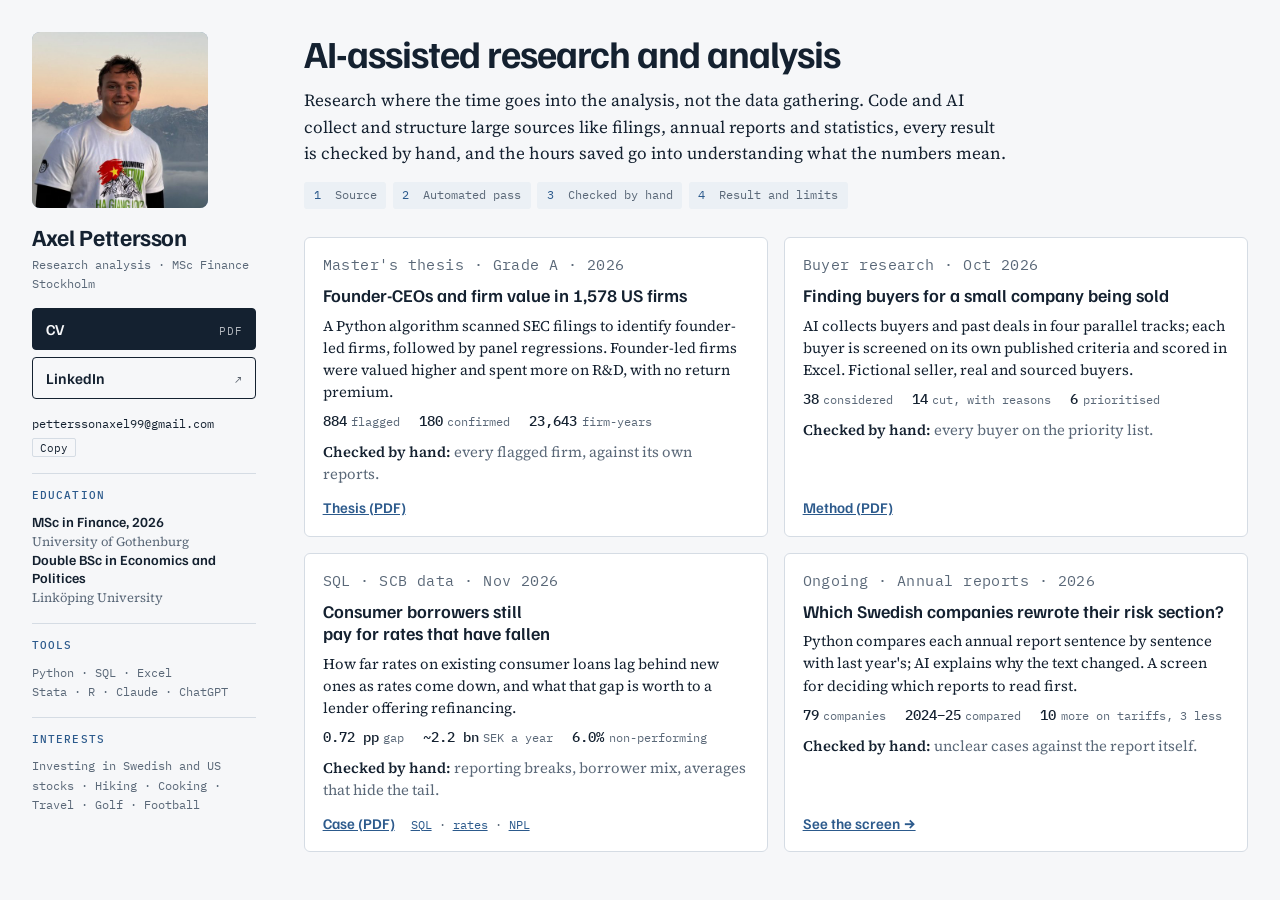
<file: index.html>
<!doctype html>
<html lang="en">
<head>
<meta charset="utf-8">
<meta name="viewport" content="width=device-width, initial-scale=1">
<title>Axel Pettersson</title>
<meta name="description" content="Axel Pettersson. MSc in Finance. AI-assisted research, checked by hand.">
<meta name="robots" content="noindex">
<meta property="og:title" content="Axel Pettersson">
<meta property="og:description" content="MSc in Finance. AI-assisted research, checked by hand.">
<meta property="og:image" content="photo.jpg">
<link rel="preconnect" href="https://fonts.googleapis.com">
<link rel="preconnect" href="https://fonts.gstatic.com" crossorigin>
<link rel="stylesheet" href="https://fonts.googleapis.com/css2?family=Familjen+Grotesk:wght@500;600;700&family=IBM+Plex+Mono:wght@400;500&family=Source+Serif+4:opsz,wght@8..60,400;8..60,600&display=swap">
<style>
:root {
  --bg: #F6F7F9;
  --card: #FFFFFF;
  --ink: #142130;
  --muted: #5A6878;
  --rule: #D5DCE4;
  --accent: #2C5A8C;
  --soft: #EBF0F5;
  --display: "Familjen Grotesk", "Avenir Next", "Segoe UI", Helvetica, Arial, sans-serif;
  --body: "Source Serif 4", Georgia, "Times New Roman", serif;
  --mono: "IBM Plex Mono", ui-monospace, Menlo, Consolas, monospace;
}
@media (prefers-color-scheme: dark) {
  :root:not([data-theme="light"]) {
    --bg: #0E151D; --card: #141D27; --ink: #E5EAF0; --muted: #9AA8B8;
    --rule: #2A3644; --accent: #9DC3EA; --soft: #1A2531;
    color-scheme: dark;
  }
}
:root[data-theme="dark"] {
  --bg: #0E151D; --card: #141D27; --ink: #E5EAF0; --muted: #9AA8B8;
  --rule: #2A3644; --accent: #9DC3EA; --soft: #1A2531;
  color-scheme: dark;
}

html { -webkit-text-size-adjust: 100%; }
* { box-sizing: border-box; }
body {
  margin: 0;
  background: var(--bg);
  color: var(--ink);
  font-family: var(--body);
  font-size: 1rem;
  line-height: 1.55;
  -webkit-font-smoothing: antialiased;
}
p, h1, h2, h3, ul, ol { margin: 0; }
ul, ol { padding: 0; list-style: none; }
a { color: var(--accent); }
a:focus-visible, button:focus-visible { outline: 2px solid var(--accent); outline-offset: 2px; }

/* One landscape page: sidebar left, content right */
.page {
  max-width: 78rem;
  margin: 0 auto;
  min-height: 100vh;
  padding: clamp(1.25rem, 3.5vh, 2.5rem) 16px;
  display: grid;
  grid-template-columns: 14rem minmax(0, 1fr);
  gap: 3rem;
  align-items: start;
}

/* Sidebar */
.side { display: flex; flex-direction: column; gap: 1rem; }
.photo {
  position: relative;
  width: 100%;
  max-width: 11rem;
  aspect-ratio: 1;
  overflow: hidden;
  border-radius: 8px;
  background: #8FA6C2;
}
/* Crops the wide sunrise photo to head and shoulders */
.photo img {
  position: absolute;
  width: 363.6%;
  height: auto;
  max-width: none;
  left: -72.7%;
  top: -112%;
}
.who h1 {
  font-family: var(--display);
  font-weight: 700;
  font-size: 1.45rem;
  line-height: 1.15;
  letter-spacing: -0.015em;
}
.who p { font-family: var(--mono); font-size: 0.78rem; color: var(--muted); margin-top: 0.3rem; line-height: 1.5; }
.links { display: flex; flex-direction: column; gap: 0.45rem; }
.btn {
  display: flex;
  justify-content: space-between;
  align-items: baseline;
  gap: 0.5rem;
  font-family: var(--display);
  font-weight: 600;
  font-size: 0.95rem;
  color: var(--ink);
  text-decoration: none;
  border: 1px solid var(--ink);
  border-radius: 4px;
  padding: 0.5rem 0.8rem;
}
.btn small { font-family: var(--mono); font-weight: 400; font-size: 0.6875rem; letter-spacing: 0.06em; opacity: 0.7; }
.btn.primary { background: var(--ink); color: var(--bg); }
.btn:hover { border-color: var(--accent); }
.btn.primary:hover { background: var(--accent); border-color: var(--accent); }
.mail { display: flex; flex-wrap: wrap; align-items: center; gap: 0.3rem 0.5rem; font-family: var(--mono); font-size: 0.75rem; }
.mail .addr { user-select: all; overflow-wrap: anywhere; }
.copy {
  font-family: var(--mono); font-size: 0.68rem; color: var(--ink);
  background: transparent; border: 1px solid var(--rule); border-radius: 2px;
  padding: 0.1rem 0.45rem; cursor: pointer;
}
.copy:hover { border-color: var(--accent); }
.block { border-top: 1px solid var(--rule); padding-top: 0.8rem; display: flex; flex-direction: column; gap: 0.55rem; }
.block h2 { font-family: var(--mono); font-size: 0.68rem; font-weight: 500; letter-spacing: 0.1em; text-transform: uppercase; color: var(--accent); }
.edu li { font-size: 0.875rem; line-height: 1.35; }
.edu strong { font-family: var(--display); font-weight: 600; display: block; }
.edu span { color: var(--muted); font-size: 0.8rem; }
.tools { font-family: var(--mono); font-size: 0.75rem; color: var(--muted); line-height: 1.6; }

/* Main */
main { display: flex; flex-direction: column; gap: 1.75rem; min-width: 0; }
.lead h2 {
  font-family: var(--display);
  font-weight: 700;
  font-size: clamp(1.8rem, 3.2vw, 2.4rem);
  line-height: 1.1;
  letter-spacing: -0.025em;
  text-wrap: balance;
  max-width: 22em;
}
.lead p { margin-top: 0.85rem; max-width: 44rem; font-size: 1.0625rem; }
.method {
  margin-top: 1rem;
  display: flex;
  flex-wrap: wrap;
  gap: 0.4rem;
  font-family: var(--mono);
  font-size: 0.75rem;
  color: var(--muted);
  counter-reset: s;
}
.method li { counter-increment: s; background: var(--soft); border-radius: 3px; padding: 0.25rem 0.6rem; }
.method li::before { content: counter(s) "  "; color: var(--accent); white-space: pre; }

/* Work: 2 × 2 grid */
.cases { display: grid; grid-template-columns: repeat(2, minmax(0, 1fr)); gap: 1rem; }
.case {
  background: var(--card);
  border: 1px solid var(--rule);
  border-radius: 6px;
  padding: 1rem 1.1rem 1.05rem;
  display: flex;
  flex-direction: column;
  gap: 0.5rem;
}
.kicker { font-family: var(--mono); font-size: 0.7rem; color: var(--muted); letter-spacing: 0.03em; }
.case h3 { font-family: var(--display); font-weight: 600; font-size: 1.12rem; line-height: 1.25; text-wrap: balance; }
.case > p { font-size: 0.925rem; line-height: 1.5; }
.nums { display: flex; flex-wrap: wrap; gap: 0.25rem 1.2rem; font-family: var(--mono); font-size: 0.74rem; color: var(--muted); }
.nums b { font-weight: 500; font-size: 0.88rem; color: var(--ink); font-variant-numeric: tabular-nums; margin-right: 0.3em; }
.check { font-size: 0.86rem; color: var(--muted); }
.check strong { color: var(--ink); font-weight: 600; }
.go { margin-top: auto; padding-top: 0.15rem; font-family: var(--display); font-weight: 600; font-size: 0.925rem; display: flex; flex-wrap: wrap; gap: 0.2rem 1rem; align-items: baseline; }
.go .files { font-family: var(--mono); font-weight: 400; font-size: 0.72rem; color: var(--muted); }

/* Narrow screens: stack, sidebar becomes a compact header */
@media (max-width: 60rem) {
  .cases { grid-template-columns: minmax(0, 1fr); }
}
@media (max-width: 48rem) {
  .page { grid-template-columns: minmax(0, 1fr); gap: 2rem; min-height: 0; }
  .side { display: grid; grid-template-columns: 5.5rem minmax(0, 1fr); gap: 0.9rem 1rem; align-items: center; }
  .photo { max-width: 5.5rem; }
  .links { grid-column: 1 / -1; flex-direction: row; flex-wrap: wrap; }
  .links .btn { flex: 1 1 8rem; }
  .mail { grid-column: 1 / -1; }
  .side .block { display: none; }
  .mobile-only { display: flex !important; }
}
.mobile-only { display: none !important; }
</style>
</head>
<body>
<div class="page">

  <aside class="side">
    <div class="photo">
      <img src="photo.jpg" width="1600" height="1200" alt="Axel Pettersson">
    </div>
    <div class="who">
      <h1>Axel Pettersson</h1>
      <p>Research analysis · MSc Finance<br>Stockholm</p>
    </div>
    <div class="links">
      <a class="btn primary" href="Axel_Pettersson_CV.pdf" target="_blank" rel="noopener">CV <small>PDF</small></a>
      <a class="btn" href="https://www.linkedin.com/in/axel-pettersson-1aa21127b" target="_blank" rel="noopener">LinkedIn <small>↗</small></a>
    </div>
    <div class="mail">
      <span class="addr" id="email">petterssonaxel99@gmail.com</span>
      <button type="button" class="copy" id="copy-email">Copy</button>
    </div>
    <div class="block">
      <h2>Education</h2>
      <ul class="edu">
        <li><strong>MSc in Finance, 2026</strong><span>University of Gothenburg</span></li>
        <li><strong>Double BSc in Economics and Politices</strong><span>Linköping University</span></li>
      </ul>
    </div>
    <div class="block">
      <h2>Tools</h2>
      <p class="tools">Python · SQL · Excel<br>Stata · R · Claude · ChatGPT</p>
    </div>
    <div class="block">
      <h2>Interests</h2>
      <p class="tools">Investing in Swedish and US stocks · Hiking · Cooking · Travel · Golf · Football</p>
    </div>
  </aside>

  <main>

    <section class="lead">
      <h2>AI-assisted research and analysis</h2>
      <p>Research where the time goes into the analysis, not the data gathering. Code and AI collect and structure large sources like filings, annual reports and statistics, every result is checked by hand, and the hours saved go into understanding what the numbers mean.</p>
      <ol class="method" aria-label="How I work">
        <li>Source</li>
        <li>Automated pass</li>
        <li>Checked by hand</li>
        <li>Result and limits</li>
      </ol>
    </section>

    <section class="cases" aria-label="Work">

      <article class="case">
        <p class="kicker">Master's thesis · Grade A · 2026</p>
        <h3>Founder-CEOs and firm value in 1,578 US firms</h3>
        <p>A Python algorithm scanned SEC filings to identify founder-led firms, followed by panel regressions. Founder-led firms were valued higher and spent more on R&amp;D, with no return premium.</p>
        <ul class="nums">
          <li><b>884</b>flagged</li>
          <li><b>180</b>confirmed</li>
          <li><b>23,643</b>firm-years</li>
        </ul>
        <p class="check"><strong>Checked by hand:</strong> every flagged firm, against its own reports.</p>
        <div class="go"><a href="Axel_Pettersson_Master_Thesis.pdf" target="_blank" rel="noopener">Thesis (PDF)</a></div>
      </article>

      <article class="case">
        <p class="kicker">Buyer research · Oct 2026</p>
        <h3>Finding buyers for a small company being sold</h3>
        <p>AI collects buyers and past deals in four parallel tracks; each buyer is screened on its own published criteria and scored in Excel. Fictional seller, real and sourced buyers.</p>
        <ul class="nums">
          <li><b>38</b>considered</li>
          <li><b>14</b>cut, with reasons</li>
          <li><b>6</b>prioritised</li>
        </ul>
        <p class="check"><strong>Checked by hand:</strong> every buyer on the priority list.</p>
        <div class="go"><a href="Axel_Pettersson_Buyer_Research_Method.pdf" target="_blank" rel="noopener">Method (PDF)</a></div>
      </article>

      <article class="case">
        <p class="kicker">SQL · SCB data · Nov 2026</p>
        <h3>Consumer borrowers still pay for rates that have fallen</h3>
        <p>How far rates on existing consumer loans lag behind new ones as rates come down, and what that gap is worth to a lender offering refinancing.</p>
        <ul class="nums">
          <li><b>0.72 pp</b>gap</li>
          <li><b>~2.2 bn</b>SEK a year</li>
          <li><b>6.0%</b>non-performing</li>
        </ul>
        <p class="check"><strong>Checked by hand:</strong> reporting breaks, borrower mix, averages that hide the tail.</p>
        <div class="go">
          <a href="axel-pettersson-consumer-loan-repricing.pdf" target="_blank" rel="noopener">Case (PDF)</a>
          <span class="files"><a href="analysis.sql" target="_blank" rel="noopener">SQL</a> · <a href="scb_household_lending_rates.csv" download>rates</a> · <a href="scb_household_loans_npl.csv" download>NPL</a></span>
        </div>
      </article>

      <article class="case">
        <p class="kicker">Ongoing · Annual reports · 2026</p>
        <h3>Which Swedish companies rewrote their risk section?</h3>
        <p>Python compares each annual report sentence by sentence with last year's; AI explains why the text changed. A screen for deciding which reports to read first.</p>
        <ul class="nums">
          <li><b>79</b>companies</li>
          <li><b>2024–25</b>compared</li>
          <li><b>10</b>more on tariffs, 3 less</li>
        </ul>
        <p class="check"><strong>Checked by hand:</strong> unclear cases against the report itself.</p>
        <div class="go"><a href="andringsskarmen/">See the screen →</a></div>
      </article>

    </section>

  </main>
</div>

<script>
(function () {
  var btn = document.getElementById('copy-email');
  var addr = document.getElementById('email');
  function selectAddr() {
    try {
      var r = document.createRange(); r.selectNodeContents(addr);
      var s = window.getSelection(); s.removeAllRanges(); s.addRange(r);
    } catch (e) {}
  }
  btn.addEventListener('click', function () {
    var done = function () { btn.textContent = 'Copied'; setTimeout(function () { btn.textContent = 'Copy'; }, 1800); };
    try { navigator.clipboard.writeText(addr.textContent).then(done, selectAddr); } catch (e) { selectAddr(); }
  });
})();
</script>
</body>
</html>
</file>
